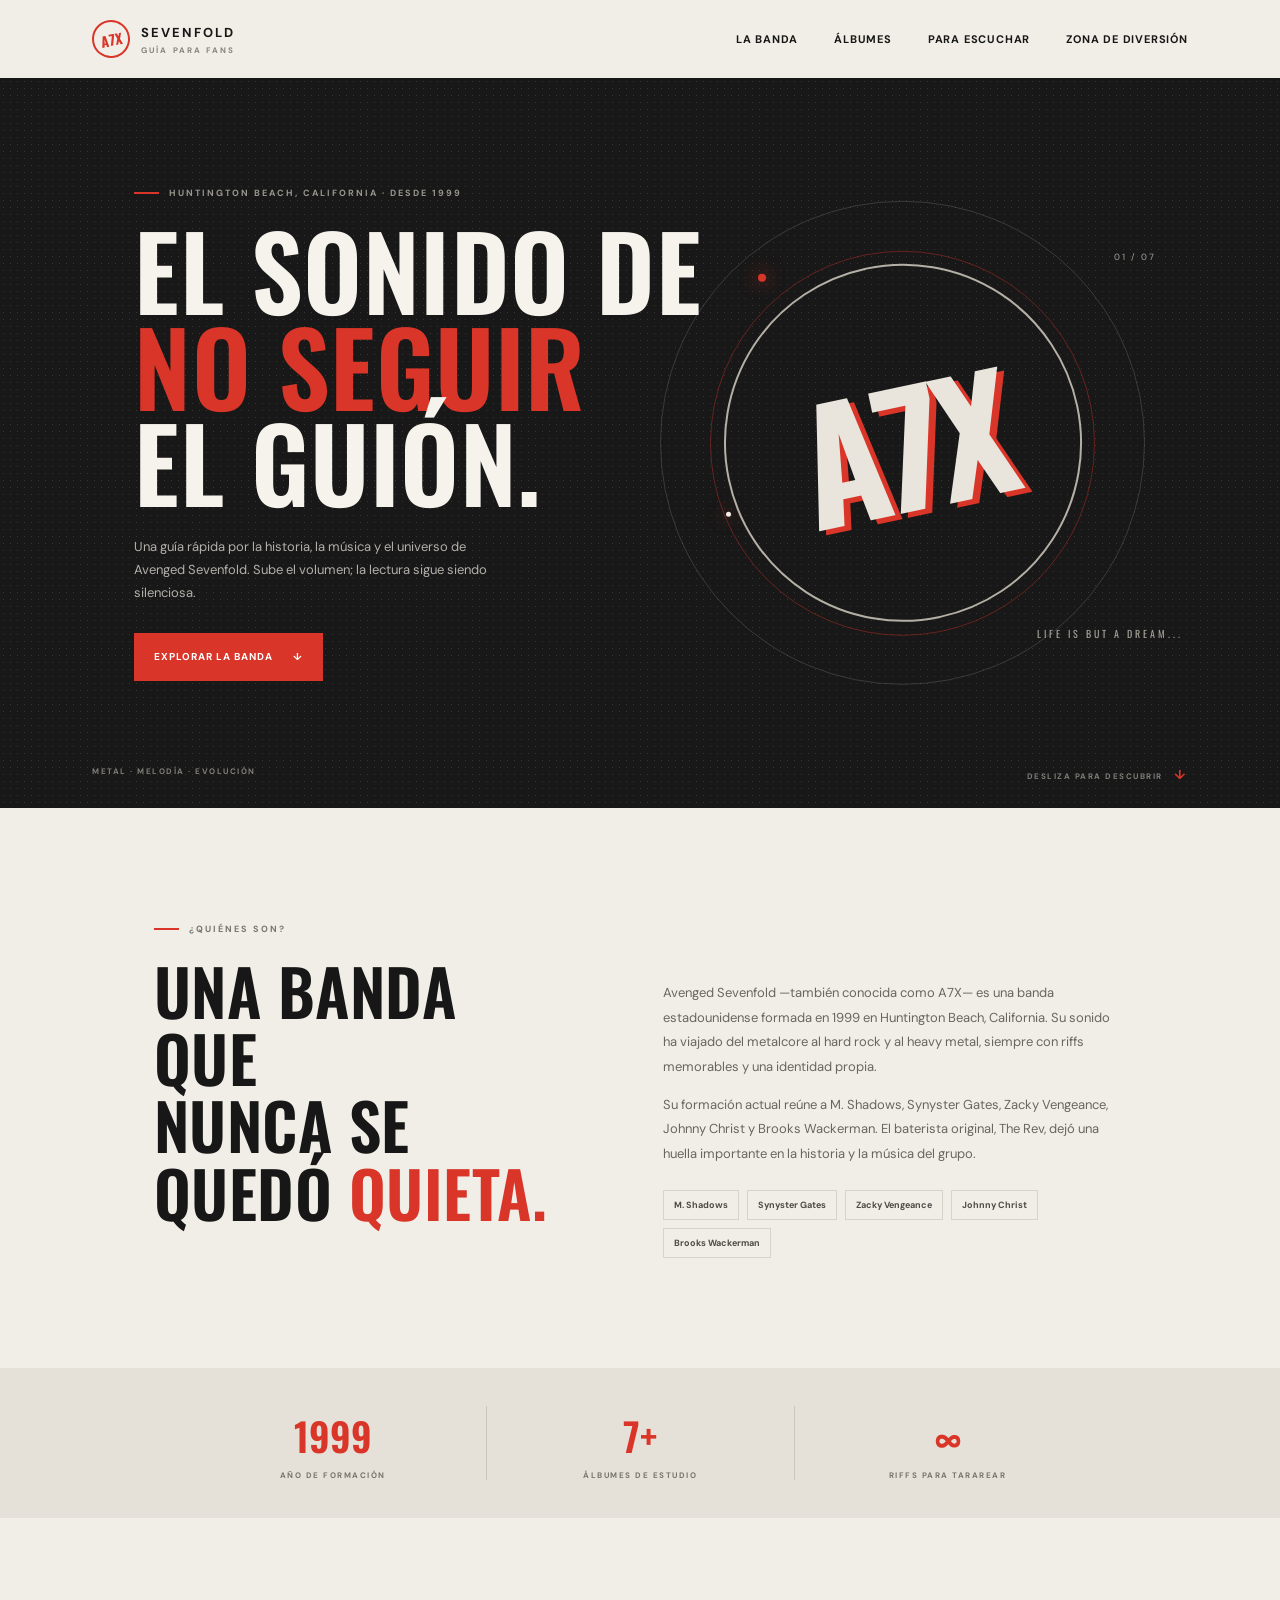
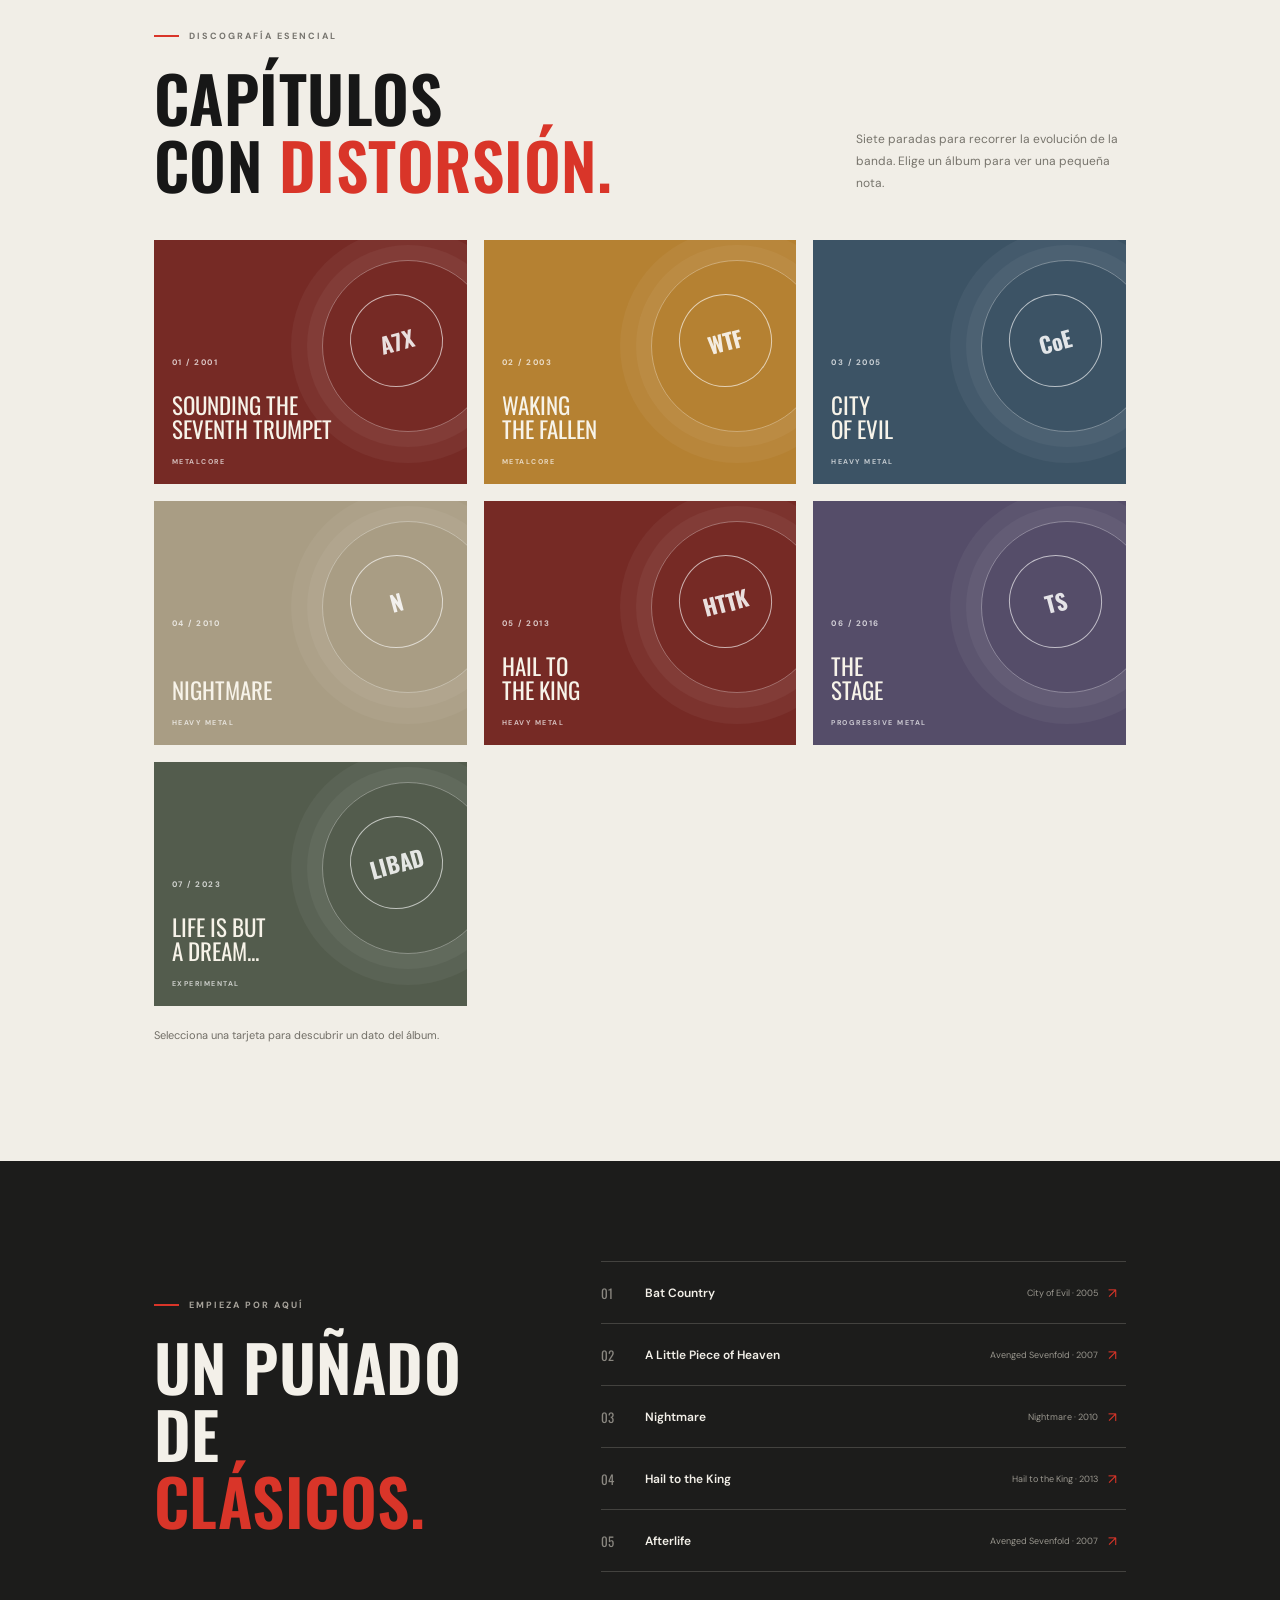
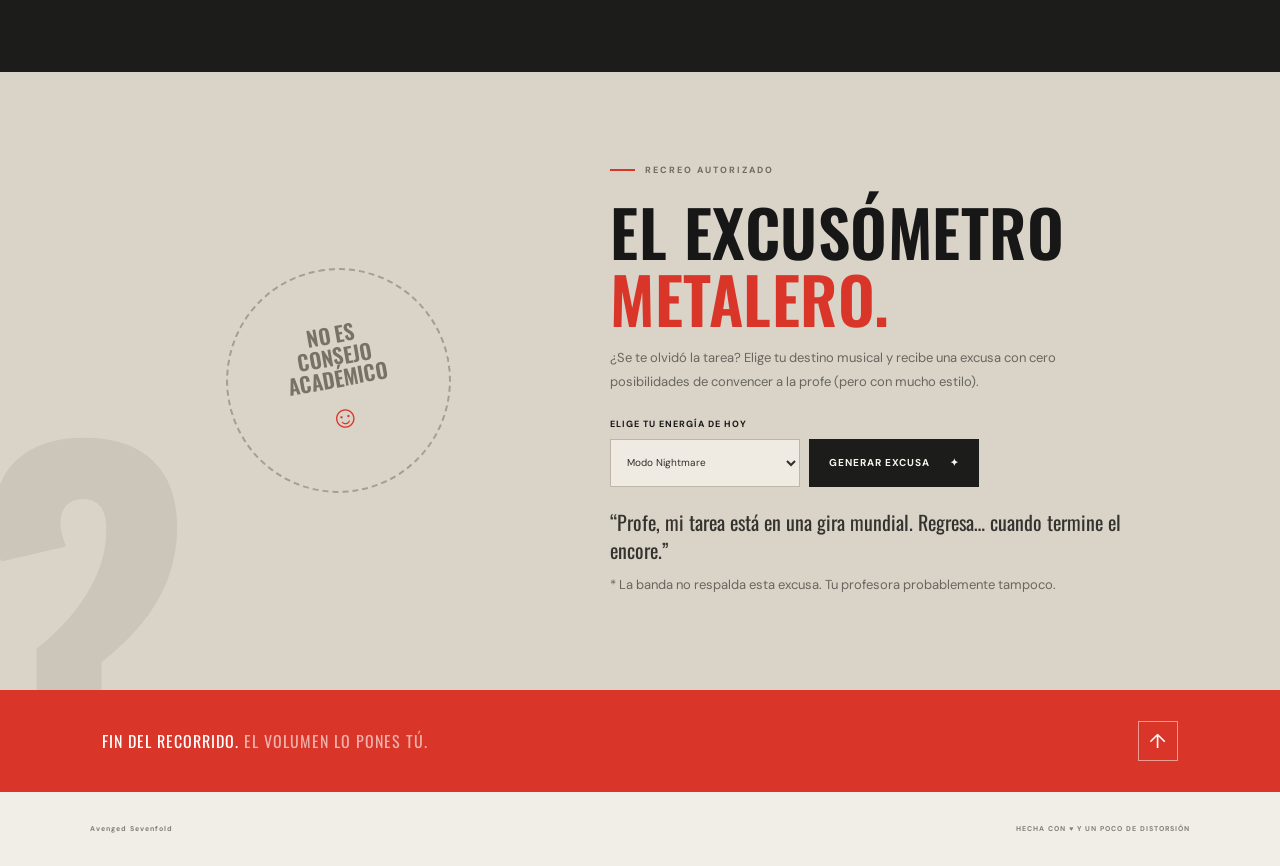
<file: index.html>
<!doctype html>
<html lang="es">
<head>
  <meta charset="utf-8">
  <meta name="viewport" content="width=device-width, initial-scale=1">
  <meta name="description" content="Una guía interactiva para descubrir la historia, los álbumes y las canciones de Avenged Sevenfold.">
  <title>Avenged Sevenfold | Más allá del escenario</title>
  <link rel="preconnect" href="https://fonts.googleapis.com">
  <link rel="preconnect" href="https://fonts.gstatic.com" crossorigin>
  <link href="https://fonts.googleapis.com/css2?family=DM+Sans:wght@400;500;600;700&family=Oswald:wght@500;600;700&display=swap" rel="stylesheet">
  <link rel="stylesheet" href="styles.css">
</head>
<body>
  <header class="site-header">
    <a class="brand" href="#inicio" aria-label="Avenged Sevenfold, inicio">
      <span class="brand-mark" aria-hidden="true">A7X</span>
      <span>SEVENFOLD<span class="brand-subtitle">GUÍA PARA FANS</span></span>
    </a>
    <button class="menu-toggle" type="button" aria-expanded="false" aria-controls="main-nav">
      <span class="sr-only">Abrir menú</span>
      <span></span><span></span><span></span>
    </button>
    <nav id="main-nav" class="main-nav" aria-label="Navegación principal">
      <a href="#historia">La banda</a>
      <a href="#albumes">Álbumes</a>
      <a href="#canciones">Para escuchar</a>
      <a href="#diversion">Zona de diversión</a>
    </nav>
  </header>

  <main>
    <section class="hero" id="inicio">
      <div class="hero-content">
        <p class="eyebrow"><span class="eyebrow-line"></span> Huntington Beach, California · Desde 1999</p>
        <h1>EL SONIDO DE<br><span>NO SEGUIR</span><br>EL GUIÓN.</h1>
        <p class="hero-copy">Una guía rápida por la historia, la música y el universo de Avenged Sevenfold. Sube el volumen; la lectura sigue siendo silenciosa.</p>
        <a class="button button-primary" href="#historia">Explorar la banda <span aria-hidden="true">↓</span></a>
      </div>
      <div class="hero-art" aria-label="Ilustración decorativa inspirada en el heavy metal">
        <div class="orbit orbit-one"></div>
        <div class="orbit orbit-two"></div>
        <div class="hero-symbol">A7X</div>
        <span class="hero-caption">LIFE IS BUT A DREAM...</span>
        <span class="hero-index">01 / 07</span>
      </div>
      <div class="hero-bottom"><span>METAL · MELODÍA · EVOLUCIÓN</span><span>DESLIZA PARA DESCUBRIR <b>↓</b></span></div>
    </section>

    <section class="intro section-wrap" id="historia">
      <div class="section-heading">
        <p class="eyebrow"><span class="eyebrow-line"></span> ¿Quiénes son?</p>
        <h2>Una banda que<br>nunca se quedó <em>quieta.</em></h2>
      </div>
      <div class="intro-copy">
        <p>Avenged Sevenfold —también conocida como A7X— es una banda estadounidense formada en 1999 en Huntington Beach, California. Su sonido ha viajado del metalcore al hard rock y al heavy metal, siempre con riffs memorables y una identidad propia.</p>
        <p>Su formación actual reúne a M. Shadows, Synyster Gates, Zacky Vengeance, Johnny Christ y Brooks Wackerman. El baterista original, The Rev, dejó una huella importante en la historia y la música del grupo.</p>
        <div class="member-tags" aria-label="Integrantes actuales">
          <span>M. Shadows</span><span>Synyster Gates</span><span>Zacky Vengeance</span><span>Johnny Christ</span><span>Brooks Wackerman</span>
        </div>
      </div>
    </section>

    <section class="stats-band" aria-label="Datos de la banda">
      <div><strong>1999</strong><span>AÑO DE FORMACIÓN</span></div>
      <div><strong>7+</strong><span>ÁLBUMES DE ESTUDIO</span></div>
      <div><strong>∞</strong><span>RIFFS PARA TARAREAR</span></div>
    </section>

    <section class="albums section-wrap" id="albumes">
      <div class="section-topline">
        <div class="section-heading">
          <p class="eyebrow"><span class="eyebrow-line"></span> Discografía esencial</p>
          <h2>Capítulos<br>con <em>distorsión.</em></h2>
        </div>
        <p class="section-note">Siete paradas para recorrer la evolución de la banda. Elige un álbum para ver una pequeña nota.</p>
      </div>
      <div class="album-grid">
        <button class="album-card album-red" type="button" data-album="sound">
          <span class="album-number">01 / 2001</span><span class="album-art">A7X</span>
          <span class="album-name">Sounding the<br>Seventh Trumpet</span><span class="album-genre">METALCORE</span>
        </button>
        <button class="album-card album-gold" type="button" data-album="waking">
          <span class="album-number">02 / 2003</span><span class="album-art">WTF</span>
          <span class="album-name">Waking<br>the Fallen</span><span class="album-genre">METALCORE</span>
        </button>
        <button class="album-card album-blue" type="button" data-album="city">
          <span class="album-number">03 / 2005</span><span class="album-art">CoE</span>
          <span class="album-name">City<br>of Evil</span><span class="album-genre">HEAVY METAL</span>
        </button>
        <button class="album-card album-cream" type="button" data-album="nightmare">
          <span class="album-number">04 / 2010</span><span class="album-art">N</span>
          <span class="album-name">Nightmare</span><span class="album-genre">HEAVY METAL</span>
        </button>
        <button class="album-card album-red" type="button" data-album="hail">
          <span class="album-number">05 / 2013</span><span class="album-art">HTTK</span>
          <span class="album-name">Hail to<br>the King</span><span class="album-genre">HEAVY METAL</span>
        </button>
        <button class="album-card album-violet" type="button" data-album="stage">
          <span class="album-number">06 / 2016</span><span class="album-art">TS</span>
          <span class="album-name">The<br>Stage</span><span class="album-genre">PROGRESSIVE METAL</span>
        </button>
        <button class="album-card album-green" type="button" data-album="dream">
          <span class="album-number">07 / 2023</span><span class="album-art">LIBAD</span>
          <span class="album-name">Life Is But<br>a Dream...</span><span class="album-genre">EXPERIMENTAL</span>
        </button>
      </div>
      <p class="album-detail" id="album-detail" aria-live="polite">Selecciona una tarjeta para descubrir un dato del álbum.</p>
    </section>

    <section class="listen-section" id="canciones">
      <div class="listen-inner">
        <div>
          <p class="eyebrow"><span class="eyebrow-line"></span> Empieza por aquí</p>
          <h2>Un puñado de<br><em>clásicos.</em></h2>
        </div>
        <div class="track-list">
          <div class="track"><span>01</span><strong>Bat Country</strong><small>City of Evil · 2005</small><span class="track-mark">↗</span></div>
          <div class="track"><span>02</span><strong>A Little Piece of Heaven</strong><small>Avenged Sevenfold · 2007</small><span class="track-mark">↗</span></div>
          <div class="track"><span>03</span><strong>Nightmare</strong><small>Nightmare · 2010</small><span class="track-mark">↗</span></div>
          <div class="track"><span>04</span><strong>Hail to the King</strong><small>Hail to the King · 2013</small><span class="track-mark">↗</span></div>
          <div class="track"><span>05</span><strong>Afterlife</strong><small>Avenged Sevenfold · 2007</small><span class="track-mark">↗</span></div>
        </div>
      </div>
    </section>

    <section class="fun-zone section-wrap" id="diversion">
      <div class="fun-stamp" aria-hidden="true"><span>NO ES<br>CONSEJO<br>ACADÉMICO</span><b>☺</b></div>
      <div class="fun-copy">
        <p class="eyebrow"><span class="eyebrow-line"></span> Recreo autorizado</p>
        <h2>El excusómetro<br><em>metalero.</em></h2>
        <p>¿Se te olvidó la tarea? Elige tu destino musical y recibe una excusa con cero posibilidades de convencer a la profe (pero con mucho estilo).</p>
        <label for="mood-select">Elige tu energía de hoy</label>
        <div class="excuse-controls">
          <select id="mood-select">
            <option value="nightmare">Modo Nightmare</option>
            <option value="bat">Modo Bat Country</option>
            <option value="heaven">Modo A Little Piece of Heaven</option>
            <option value="stage">Modo The Stage</option>
          </select>
          <button class="button button-dark" type="button" id="excuse-button">Generar excusa <span aria-hidden="true">✦</span></button>
        </div>
        <blockquote id="excuse-output" aria-live="polite">“Profe, mi tarea está en una gira mundial. Regresa… cuando termine el encore.”</blockquote>
        <p class="tiny-note">* La banda no respalda esta excusa. Tu profesora probablemente tampoco.</p>
      </div>
    </section>

    <section class="closing">
      <p>FIN DEL RECORRIDO. <span>EL VOLUMEN LO PONES TÚ.</span></p>
      <a href="#inicio" aria-label="Volver al inicio">↑</a>
    </section>
  </main>

  <footer class="site-footer">
    <span>Avenged Sevenfold </span>
    <span>HECHA CON ♥ Y UN POCO DE DISTORSIÓN</span>
  </footer>

  <script src="jquery-3.7.1.min.js"></script>
  <script src="script.js"></script>
</body>
</html>
</file>
<file: styles.css>
:root {
  color-scheme: light;
  --ink: #171717;
  --paper: #f1eee7;
  --muted: #77756f;
  --red: #d93529;
  --display: "Oswald", Impact, sans-serif;
  --body: "DM Sans", Arial, sans-serif;
}

* {
  box-sizing: border-box;
}

html {
  scroll-behavior: smooth;
}

body {
  margin: 0;
  background: var(--paper);
  color: var(--ink);
  font-family: var(--body);
}

button,
select {
  font: inherit;
}

a {
  color: inherit;
  text-decoration: none;
}

.sr-only {
  position: absolute;
  width: 1px;
  height: 1px;
  padding: 0;
  margin: -1px;
  overflow: hidden;
  clip: rect(0, 0, 0, 0);
  white-space: nowrap;
  border: 0;
}

.site-header {
  position: relative;
  z-index: 5;
  display: flex;
  height: 78px;
  padding: 0 7.2%;
  align-items: center;
  justify-content: space-between;
  background: var(--paper);
}

.brand {
  display: flex;
  align-items: center;
  gap: 11px;
  font-size: 13px;
  font-weight: 700;
  letter-spacing: 2px;
}

.brand-mark {
  display: grid;
  width: 38px;
  height: 38px;
  border: 2px solid var(--red);
  border-radius: 50%;
  place-items: center;
  color: var(--red);
  font-family: var(--display);
  font-size: 14px;
  letter-spacing: 0;
  transform: rotate(-9deg);
}

.brand-subtitle {
  display: block;
  margin-top: 4px;
  color: #86837c;
  font-size: 8px;
  letter-spacing: 2.1px;
}

.main-nav {
  display: flex;
  align-items: center;
  gap: 36px;
}

.main-nav a {
  font-size: 11px;
  font-weight: 700;
  letter-spacing: 0.8px;
  text-transform: uppercase;
  transition: color 0.2s;
}

.main-nav a:hover {
  color: var(--red);
}

.menu-toggle {
  display: none;
}

.hero {
  position: relative;
  overflow: hidden;
  min-height: 600px;
  height: min(730px, calc(100vh - 78px));
  max-height: 790px;
  padding: 8.5% 10.5% 0;
  background: #181818;
  color: #f6f3ed;
}

.hero::before {
  position: absolute;
  inset: 0;
  background-image: radial-gradient(#e7e0d7 0.65px, transparent 0.65px);
  background-size: 7px 7px;
  content: "";
  opacity: 0.15;
  pointer-events: none;
}

.hero-content {
  position: relative;
  z-index: 2;
  max-width: 610px;
}

.eyebrow {
  display: flex;
  margin: 0 0 22px;
  align-items: center;
  gap: 10px;
  color: #99968e;
  font-size: 9px;
  font-weight: 700;
  letter-spacing: 2px;
  text-transform: uppercase;
}

.eyebrow-line {
  display: inline-block;
  width: 25px;
  height: 2px;
  background: var(--red);
}

.hero h1,
h2 {
  margin: 0;
  font-family: var(--display);
  font-weight: 600;
  letter-spacing: 0.5px;
  text-transform: uppercase;
}

.hero h1 {
  font-size: clamp(58px, 8vw, 112px);
  line-height: 0.94;
}

.hero h1 span {
  color: var(--red);
}

.hero-copy {
  max-width: 370px;
  margin: 25px 0 28px;
  color: #b3b0aa;
  font-size: 13px;
  line-height: 1.8;
}

.button {
  display: inline-flex;
  min-height: 48px;
  padding: 0 20px;
  align-items: center;
  justify-content: center;
  gap: 20px;
  border: 0;
  font-size: 10px;
  font-weight: 700;
  letter-spacing: 1px;
  text-transform: uppercase;
  cursor: pointer;
  transition: transform 0.2s, background 0.2s;
}

.button:hover {
  transform: translateY(-2px);
}

.button-primary {
  background: var(--red);
  color: #fff;
}

.button-primary:hover {
  background: #b72820;
}

.hero-art {
  position: absolute;
  top: 50%;
  right: 8%;
  display: grid;
  width: min(43vw, 580px);
  aspect-ratio: 1;
  place-items: center;
  transform: translateY(-50%);
}

.orbit {
  position: absolute;
  border: 1px solid rgba(255, 255, 255, 0.15);
  border-radius: 50%;
}

.orbit-one {
  inset: 6%;
}

.orbit-two {
  inset: 15%;
  border-color: rgba(217, 53, 41, 0.4);
}

.orbit-one::before,
.orbit-two::before {
  position: absolute;
  top: 15%;
  left: 20%;
  width: 8px;
  height: 8px;
  border-radius: 50%;
  background: var(--red);
  box-shadow: 0 0 18px var(--red);
  content: "";
}

.orbit-two::before {
  top: 68%;
  left: 4%;
  width: 5px;
  height: 5px;
  background: #f2eee6;
}

.hero-symbol {
  display: grid;
  width: 65%;
  height: 65%;
  border: 2px solid #b5b0a6;
  border-radius: 50%;
  place-items: center;
  color: #e9e5dd;
  font-family: var(--display);
  font-size: clamp(70px, 12vw, 170px);
  font-weight: 700;
  letter-spacing: -8px;
  text-shadow: 6px 6px 0 var(--red);
  transform: rotate(-12deg);
}

.hero-caption {
  position: absolute;
  right: -1%;
  bottom: 14%;
  color: #a5a198;
  font-family: var(--display);
  font-size: 10px;
  letter-spacing: 3px;
}

.hero-index {
  position: absolute;
  top: 15%;
  right: 4%;
  color: #a5a198;
  font-size: 9px;
  letter-spacing: 2px;
}

.hero-bottom {
  position: absolute;
  z-index: 2;
  right: 7.2%;
  bottom: 25px;
  left: 7.2%;
  display: flex;
  justify-content: space-between;
  color: #817e78;
  font-size: 8px;
  font-weight: 700;
  letter-spacing: 1.5px;
}

.hero-bottom b {
  padding-left: 8px;
  color: var(--red);
  font-size: 13px;
}

.section-wrap {
  padding-right: 12%;
  padding-left: 12%;
}

.intro {
  display: grid;
  padding-top: 115px;
  padding-bottom: 110px;
  grid-template-columns: 1fr 1.1fr;
  gap: 9%;
}

.section-heading .eyebrow {
  color: #77756f;
}

.section-heading h2,
.listen-inner h2,
.fun-copy h2 {
  font-size: clamp(42px, 5vw, 65px);
  line-height: 1.05;
}

h2 em {
  color: var(--red);
  font-style: normal;
}

.intro-copy {
  padding-top: 45px;
}

.intro-copy p,
.fun-copy > p:not(.eyebrow) {
  color: #68665f;
  font-size: 13px;
  line-height: 1.9;
}

.member-tags {
  display: flex;
  margin-top: 23px;
  flex-wrap: wrap;
  gap: 8px;
}

.member-tags span {
  padding: 8px 10px;
  border: 1px solid #d8d3c9;
  color: #4d4b46;
  font-size: 9px;
  font-weight: 700;
}

.stats-band {
  display: grid;
  min-height: 150px;
  padding: 25px 14%;
  align-items: center;
  background: #e5e1d8;
  grid-template-columns: repeat(3, 1fr);
}

.stats-band div {
  display: flex;
  flex-direction: column;
  gap: 6px;
  text-align: center;
}

.stats-band div + div {
  border-left: 1px solid #cbc6bc;
}

.stats-band strong {
  color: var(--red);
  font-family: var(--display);
  font-size: 39px;
  font-weight: 600;
}

.stats-band span {
  color: #77746c;
  font-size: 8px;
  font-weight: 700;
  letter-spacing: 1.5px;
}

.albums {
  padding-top: 112px;
  padding-bottom: 110px;
}

.section-topline {
  display: flex;
  margin-bottom: 42px;
  align-items: end;
  justify-content: space-between;
}

.section-note {
  max-width: 270px;
  margin: 0 0 4px;
  color: #77746c;
  font-size: 12px;
  line-height: 1.8;
}

.album-grid {
  display: grid;
  grid-template-columns: repeat(3, 1fr);
  gap: 17px;
}

.album-card {
  position: relative;
  overflow: hidden;
  min-height: 244px;
  padding: 18px;
  border: 0;
  color: #f7f3e9;
  text-align: left;
  cursor: pointer;
  transition: transform 0.2s, box-shadow 0.2s;
}

.album-card:hover,
.album-card:focus-visible {
  outline: 2px solid var(--red);
  outline-offset: 2px;
  box-shadow: 0 12px 24px #17171726;
  transform: translateY(-5px);
}

.album-red {
  background: #762a25;
}

.album-gold {
  background: #b58132;
}

.album-blue {
  background: #3c5365;
}

.album-cream {
  background: #a99d84;
}

.album-violet {
  background: #554d69;
}

.album-green {
  background: #535c4d;
}

.album-card::after {
  position: absolute;
  top: 20px;
  right: -27px;
  width: 170px;
  height: 170px;
  border: 1px solid #ffffff54;
  border-radius: 50%;
  box-shadow: 0 0 0 15px #ffffff0b, 0 0 0 31px #ffffff0b;
  content: "";
}

.album-number,
.album-genre {
  position: relative;
  z-index: 1;
  display: block;
  font-size: 8px;
  font-weight: 700;
  letter-spacing: 1.5px;
}

.album-number {
  color: #ffffffbb;
}

.album-art {
  position: absolute;
  top: 54px;
  right: 24px;
  display: grid;
  width: 93px;
  height: 93px;
  border: 1px solid #ffffffa1;
  border-radius: 50%;
  place-items: center;
  color: #ffffffd9;
  font-family: var(--display);
  font-size: 22px;
  font-weight: 700;
  transform: rotate(-15deg);
}

.album-name {
  position: absolute;
  z-index: 1;
  bottom: 43px;
  left: 18px;
  font-family: var(--display);
  font-size: 23px;
  line-height: 1.05;
  text-transform: uppercase;
}

.album-genre {
  position: absolute;
  z-index: 1;
  bottom: 18px;
  left: 18px;
  color: #ffffffb0;
  font-size: 7px;
}

.album-detail {
  min-height: 23px;
  margin: 22px 0 0;
  color: #716e66;
  font-size: 11px;
}

.listen-section {
  background: #1c1c1b;
  color: #f3f0e9;
}

.listen-inner {
  display: grid;
  padding: 100px 12%;
  align-items: center;
  grid-template-columns: 0.8fr 1.2fr;
  gap: 10%;
}

.listen-inner .eyebrow {
  color: #a7a39b;
}

.track-list {
  border-top: 1px solid #43423f;
}

.track {
  display: grid;
  min-height: 62px;
  align-items: center;
  border-bottom: 1px solid #43423f;
  grid-template-columns: 34px 1fr auto 18px;
  gap: 10px;
}

.track > span:first-child {
  color: #8a8780;
  font-family: var(--display);
  font-size: 13px;
}

.track strong {
  font-size: 12px;
  font-weight: 600;
}

.track small {
  color: #99968e;
  font-size: 9px;
}

.track-mark {
  color: var(--red);
  font-size: 14px;
}

.fun-zone {
  position: relative;
  overflow: hidden;
  display: grid;
  min-height: 500px;
  padding-top: 92px;
  padding-bottom: 92px;
  align-items: center;
  background: #d9d3c8;
  grid-template-columns: 1fr 1.4fr;
  gap: 9%;
}

.fun-zone::before {
  position: absolute;
  bottom: -130px;
  left: -20px;
  color: #ccc5b9;
  content: "?";
  font-family: var(--display);
  font-size: 440px;
  font-weight: 700;
  line-height: 1;
}

.fun-stamp {
  position: relative;
  z-index: 1;
  display: flex;
  width: 225px;
  height: 225px;
  flex-direction: column;
  align-items: center;
  justify-content: center;
  gap: 8px;
  border: 2px dashed #a59e91;
  border-radius: 50%;
  color: #777166;
  text-align: center;
  transform: rotate(-10deg);
  justify-self: center;
}

.fun-stamp span {
  font-family: var(--display);
  font-size: 21px;
  font-weight: 600;
  line-height: 1.05;
}

.fun-stamp b {
  color: var(--red);
  font-size: 31px;
}

.fun-copy {
  position: relative;
  z-index: 1;
  max-width: 535px;
}

.fun-copy .eyebrow {
  color: #6f6a60;
}

.fun-copy > p:not(.eyebrow) {
  max-width: 460px;
}

.fun-copy label {
  display: block;
  margin: 23px 0 9px;
  font-size: 9px;
  font-weight: 700;
  letter-spacing: 1px;
  text-transform: uppercase;
}

.excuse-controls {
  display: flex;
  gap: 9px;
}

.excuse-controls select {
  min-width: 190px;
  padding: 0 12px;
  border: 1px solid #bdb6a9;
  border-radius: 0;
  background: #efebe3;
  color: #302f2b;
  font-size: 10px;
}

.button-dark {
  background: #1c1c1b;
  color: #f7f4ed;
}

.button-dark:hover {
  background: var(--red);
}

.fun-copy blockquote {
  min-height: 49px;
  margin: 21px 0 9px;
  color: #35332f;
  font-family: var(--display);
  font-size: 20px;
  line-height: 1.4;
}

.tiny-note {
  margin: 0;
  color: #7b766c;
  font-size: 9px;
}

.closing {
  display: flex;
  min-height: 102px;
  padding: 15px 8%;
  align-items: center;
  justify-content: space-between;
  background: var(--red);
  color: white;
}

.closing p {
  font-family: var(--display);
  font-size: 16px;
  letter-spacing: 1px;
}

.closing p span {
  color: #ffffff9c;
}

.closing a {
  display: grid;
  width: 40px;
  height: 40px;
  border: 1px solid #ffffff80;
  place-items: center;
  font-size: 20px;
}

.site-footer {
  display: flex;
  min-height: 74px;
  padding: 19px 7%;
  align-items: center;
  justify-content: space-between;
  gap: 20px;
  color: #827f77;
  font-size: 7px;
  font-weight: 700;
  letter-spacing: 1px;
}

@media (max-width: 900px) {
  .hero {
    padding-left: 8%;
  }

  .hero-art {
    right: -4%;
    opacity: 0.7;
  }

  .section-wrap {
    padding-right: 8%;
    padding-left: 8%;
  }

  .intro {
    gap: 5%;
  }

  .album-grid {
    grid-template-columns: repeat(2, 1fr);
  }

  .listen-inner {
    padding-right: 8%;
    padding-left: 8%;
    gap: 6%;
  }

  .fun-zone {
    grid-template-columns: 0.7fr 1.3fr;
    gap: 5%;
  }

  .fun-stamp {
    width: 180px;
    height: 180px;
  }
}

@media (max-width: 650px) {
  .site-header {
    height: 68px;
    padding: 0 6%;
  }

  .menu-toggle {
    display: flex;
    width: 42px;
    height: 42px;
    padding: 11px 8px;
    flex-direction: column;
    justify-content: center;
    gap: 5px;
    border: 0;
    background: transparent;
  }

  .menu-toggle span:not(.sr-only) {
    display: block;
    width: 24px;
    height: 2px;
    background: var(--ink);
  }

  .main-nav {
    position: absolute;
    top: 68px;
    right: 0;
    left: 0;
    display: none;
    padding: 9px 6% 19px;
    flex-direction: column;
    align-items: flex-start;
    gap: 0;
    background: var(--paper);
    box-shadow: 0 12px 15px #00000012;
  }

  .main-nav.is-open {
    display: flex;
  }

  .main-nav a {
    width: 100%;
    padding: 13px 0;
    border-bottom: 1px solid #ddd8ce;
  }

  .hero {
    height: auto;
    min-height: 690px;
    padding: 92px 7% 90px;
  }

  .hero h1 {
    font-size: clamp(60px, 17vw, 93px);
  }

  .hero-art {
    top: auto;
    right: -15%;
    bottom: -12%;
    width: 78vw;
    transform: none;
    opacity: 0.38;
  }

  .hero-copy {
    max-width: 320px;
  }

  .hero-bottom {
    right: 7%;
    left: 7%;
    font-size: 7px;
  }

  .hero-bottom span:last-child {
    display: none;
  }

  .section-wrap {
    padding-right: 7%;
    padding-left: 7%;
  }

  .intro {
    padding-top: 78px;
    padding-bottom: 74px;
    grid-template-columns: 1fr;
    gap: 0;
  }

  .intro-copy {
    padding-top: 20px;
  }

  .section-heading h2,
  .listen-inner h2,
  .fun-copy h2 {
    font-size: 49px;
  }

  .stats-band {
    min-height: 125px;
    padding: 22px 5%;
  }

  .stats-band strong {
    font-size: 31px;
  }

  .stats-band span {
    font-size: 6px;
    letter-spacing: 0.9px;
  }

  .albums {
    padding-top: 76px;
    padding-bottom: 75px;
  }

  .section-topline {
    margin-bottom: 27px;
    flex-direction: column;
    align-items: flex-start;
    gap: 17px;
  }

  .section-note {
    max-width: 330px;
  }

  .album-grid {
    gap: 10px;
  }

  .album-card {
    min-height: 200px;
    padding: 13px;
  }

  .album-card::after {
    top: 23px;
    right: -35px;
    width: 130px;
    height: 130px;
  }

  .album-art {
    top: 51px;
    right: 12px;
    width: 67px;
    height: 67px;
    font-size: 17px;
  }

  .album-name {
    bottom: 39px;
    left: 13px;
    font-size: 19px;
  }

  .album-genre {
    bottom: 15px;
    left: 13px;
    font-size: 6px;
  }

  .album-number {
    font-size: 7px;
  }

  .listen-inner {
    padding: 75px 7%;
    grid-template-columns: 1fr;
    gap: 30px;
  }

  .track {
    grid-template-columns: 23px 1fr auto 12px;
    gap: 7px;
  }

  .track strong {
    font-size: 10px;
  }

  .track small {
    font-size: 7px;
  }

  .fun-zone {
    padding: 75px 7%;
    grid-template-columns: 1fr;
    gap: 34px;
  }

  .fun-stamp {
    width: 145px;
    height: 145px;
    justify-self: start;
  }

  .fun-stamp span {
    font-size: 17px;
  }

  .excuse-controls {
    flex-direction: column;
    align-items: stretch;
  }

  .excuse-controls select {
    min-height: 46px;
  }

  .fun-copy blockquote {
    font-size: 18px;
  }

  .closing {
    min-height: 85px;
    padding: 12px 7%;
  }

  .closing p {
    max-width: 240px;
    font-size: 13px;
    line-height: 1.6;
  }

  .site-footer {
    padding: 19px 7%;
    flex-direction: column;
    align-items: flex-start;
    gap: 8px;
  }
}

@media (prefers-reduced-motion: reduce) {
  html {
    scroll-behavior: auto;
  }

  *,
  *::before,
  *::after {
    transition-duration: 0.01ms !important;
  }
}
</file>
